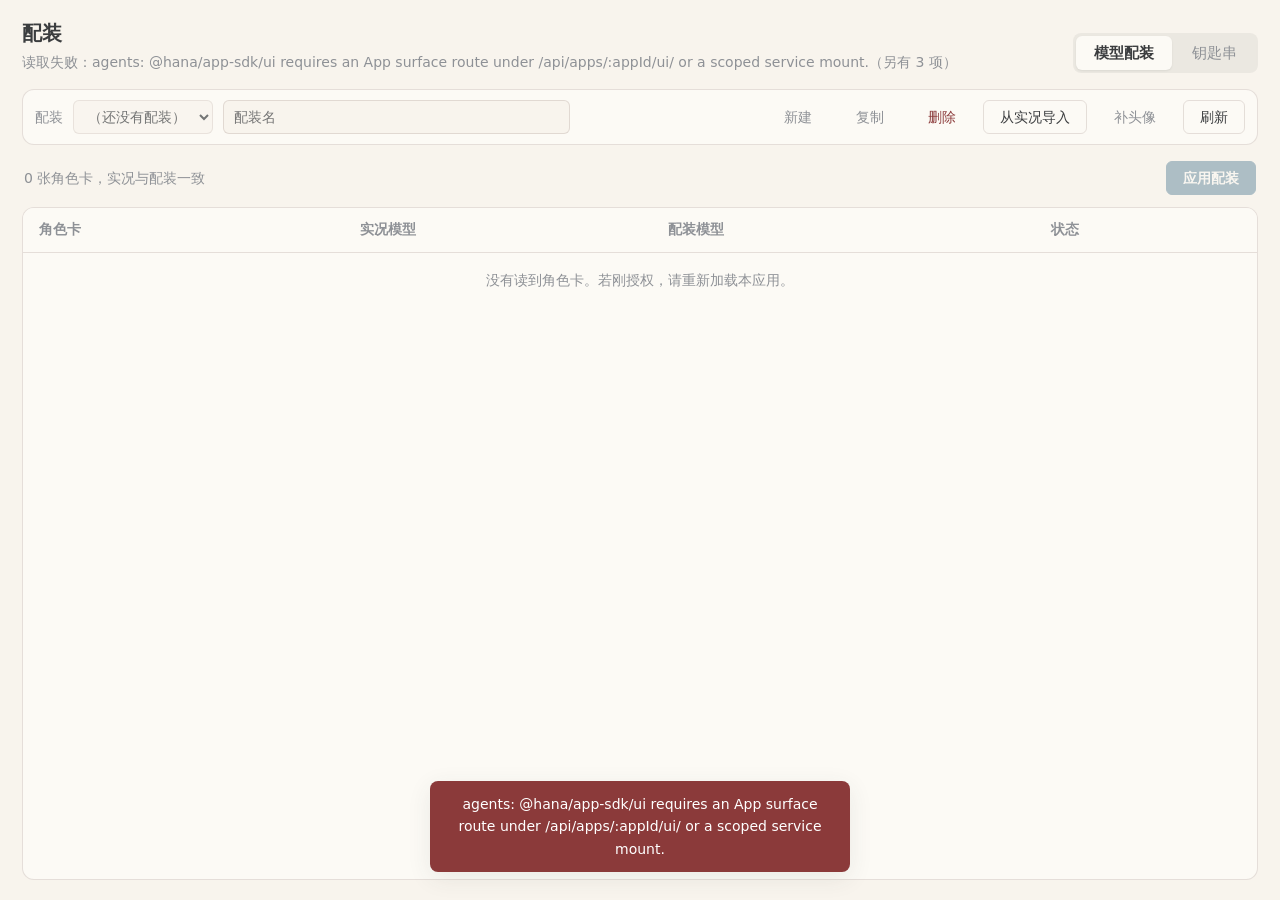
<file: ui/index.html>
<!DOCTYPE html>
<html lang="zh-CN">
<head>
<meta charset="UTF-8">
<meta name="viewport" content="width=device-width, initial-scale=1.0">
<title>配装</title>
<link rel="stylesheet" href="./style.css">
</head>
<body>
<div class="pj">

  <header class="pj-head">
    <div>
      <h1 class="pj-title">配装</h1>
      <p class="pj-sub" id="pj-sub">正在读取…</p>
    </div>
    <div class="pj-tabs" role="tablist">
      <button type="button" role="tab" data-tab="models" aria-selected="true">模型配装</button>
      <button type="button" role="tab" data-tab="keys" aria-selected="false">钥匙串</button>
    </div>
  </header>

  <div class="pj-body">

    <!-- ============ 模型配装 ============ -->
    <section class="pj-view" id="pj-view-models">
      <div class="pj-bar">
        <label class="pj-field">配装
          <select class="pj-sel" id="pj-preset"></select>
        </label>
        <input class="pj-inp" id="pj-name" spellcheck="false" placeholder="配装名">
        <div class="pj-grow"></div>
        <button type="button" class="pj-btn ghost" id="pj-new">新建</button>
        <button type="button" class="pj-btn ghost" id="pj-dup">复制</button>
        <button type="button" class="pj-btn ghost danger" id="pj-del">删除</button>
        <button type="button" class="pj-btn" id="pj-import">从实况导入</button>
        <button type="button" class="pj-btn ghost" id="pj-avatar" title="选 HANA_HOME 下的 agents 目录，把各角色目录里的 avatars/agent.png 收进来并存在本机">补头像</button>
        <button type="button" class="pj-btn" id="pj-reload">刷新</button>
      </div>

      <div class="pj-caption">
        <span id="pj-count"></span>
        <button type="button" class="pj-btn primary" id="pj-apply" disabled>应用配装</button>
      </div>

      <div class="pj-sheet">
        <input type="file" id="pj-avatar-input" accept="image/*" webkitdirectory directory multiple hidden>
        <table class="pj-table">
          <thead>
            <tr>
              <th style="width:26%">角色卡</th>
              <th style="width:25%">实况模型</th>
              <th style="width:31%">配装模型</th>
              <th style="width:18%">状态</th>
            </tr>
          </thead>
          <tbody id="pj-tbody"></tbody>
        </table>
      </div>
    </section>

    <!-- ============ 钥匙串 ============ -->
    <section class="pj-view" id="pj-view-keys" hidden>
      <div class="pj-caption">
        <span id="pj-vault-hint">密钥用本机主密钥加密后存在应用私有目录</span>
        <button type="button" class="pj-btn" id="pj-refresh-mount">刷新挂载状态</button>
      </div>
      <div class="pj-deck">
        <nav class="pj-rail" id="pj-rail" aria-label="供应商"></nav>
        <div class="pj-pane" id="pj-pane"></div>
      </div>
    </section>

  </div>

  <div class="pj-modal" id="pj-modal" hidden>
    <div class="pj-modal-card" role="dialog" aria-modal="true">
      <h2 id="pj-modal-title">确认</h2>
      <p id="pj-modal-body"></p>
      <div class="pj-modal-act">
        <button type="button" class="pj-btn" id="pj-modal-cancel">取消</button>
        <button type="button" class="pj-btn primary" id="pj-modal-ok">确认</button>
      </div>
    </div>
  </div>

  <div class="pj-toast" id="pj-toast" hidden></div>
</div>

<script type="module">
  import { boot } from "./app.mjs";
  boot().catch((err) => {
    console.error("[配装] 启动失败：", err);
    const sub = document.getElementById("pj-sub");
    const message = String((err && err.message) || err);
    if (sub) sub.textContent = "启动失败：" + message;
    const toast = document.getElementById("pj-toast");
    if (toast) {
      toast.textContent = "启动失败：" + message;
      toast.dataset.tone = "error";
      toast.hidden = false;
    }
  });
</script>
</body>
</html>
</file>
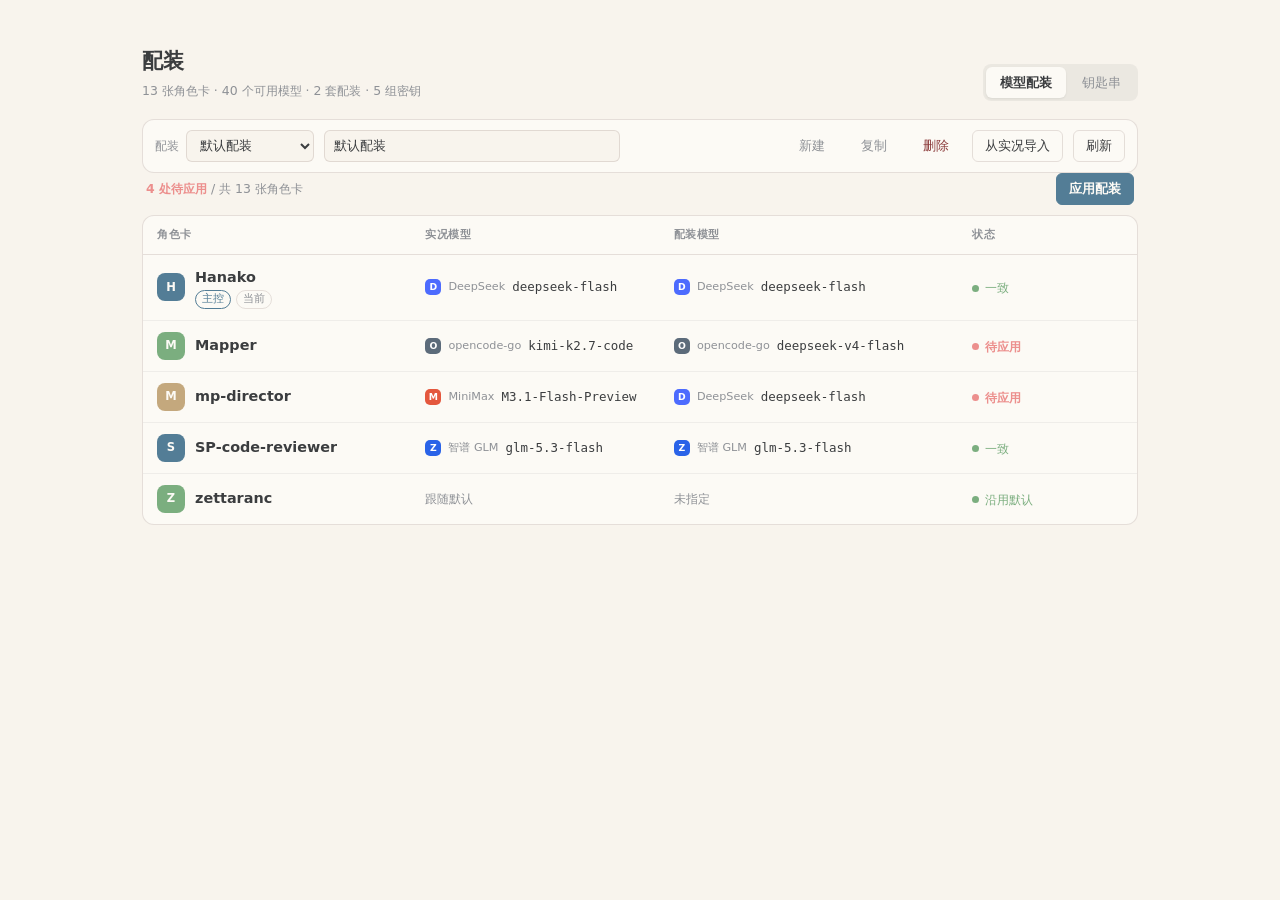
<file: design/mockup.html>
<!DOCTYPE html>
<html lang="zh-CN">
<head>
<meta charset="UTF-8">
<meta name="viewport" content="width=device-width, initial-scale=1.0">
<title>配装 · 界面设计稿</title>
<style>
  /* ---------------------------------------------------------------
     配色取自 Hana 两套主题的真实变量：
     浅色 warm-paper  /  深色 midnight-contrast
     落进 Hana 后这些变量由宿主注入，这里先手写一遍用于预览。
  ---------------------------------------------------------------- */
  :root {
    --bg:           #F8F4ED;
    --bg-card:      #FCFAF5;
    --accent:       #537D96;
    --accent-hover: #456A80;
    --accent-light: rgba(83, 125, 150, 0.08);
    --text:         #3B3D3F;
    --text-light:   #6B6F73;
    --text-muted:   #8E9196;
    --border:       rgba(122, 96, 88, 0.18);
    --shadow:       rgba(59, 61, 63, 0.09);
    --green:        #7BAE7F;
    --coral:        #EC8F8D;
    --danger:       #8B3A3A;
    --overlay-light:  rgba(0, 0, 0, 0.05);
    --overlay-medium: rgba(0, 0, 0, 0.08);

    --radius-md: 8px;
    --radius-lg: 12px;
    --control-h: 32px;

    --font-ui: -apple-system, BlinkMacSystemFont, 'Segoe UI', system-ui, 'PingFang SC', 'Microsoft YaHei', sans-serif;
    --font-mono: 'JetBrains Mono', ui-monospace, SFMono-Regular, Menlo, monospace;

    --fs-body: 0.9rem;
    --fs-ui: 0.82rem;
    --fs-caption: 0.78rem;
    --fs-hint: 0.7rem;

    --ease: cubic-bezier(0.16, 1, 0.3, 1);
  }

  @media (prefers-color-scheme: dark) {
    :root {
      --bg:           #26343D;
      --bg-card:      #30414B;
      --accent:       #E6B1C4;
      --accent-hover: #F0C4D3;
      --accent-light: rgba(230, 177, 196, 0.14);
      --text:         #F0F6FA;
      --text-light:   #D3E0E8;
      --text-muted:   #B7C8D3;
      --border:       rgba(230, 177, 196, 0.22);
      --shadow:       rgba(0, 0, 0, 0.44);
      --green:        #A8DDAA;
      --coral:        #F1BEAD;
      --danger:       #E28B8B;
      --overlay-light:  rgba(255, 255, 255, 0.07);
      --overlay-medium: rgba(255, 255, 255, 0.11);
    }
  }

  * { box-sizing: border-box; }

  body {
    margin: 0; padding: 0 0 32px;
    background: var(--bg); color: var(--text);
    font-family: var(--font-ui); font-size: var(--fs-body); line-height: 1.6;
    -webkit-font-smoothing: antialiased;
  }
  .wrap { max-width: 1040px; margin: 0 auto; padding: 44px 22px 0; }

  /* ---------------- 供应商标识（暂时用色块 + 首字，等换成真 logo） ---------------- */

  .pico {
    flex: none; display: grid; place-items: center;
    width: 16px; height: 16px; border-radius: 5px;
    font-size: .58rem; font-weight: 700; color: #fff;
    letter-spacing: -0.02em; line-height: 1;
  }
  .pico.lg { width: 22px; height: 22px; border-radius: 7px; font-size: .68rem; }

  .pico[data-p="deepseek"]      { background: #4D6BFE; }
  .pico[data-p="zhipu"]         { background: #2A63E8; }
  .pico[data-p="moonshot"]      { background: #0F9E7E; }
  .pico[data-p="minimax"]       { background: #E4573D; }
  .pico[data-p="volcengine"]    { background: #1664FF; }
  .pico[data-p="sensenova"]     { background: #6B4FD8; }
  .pico[data-p="opencode-go"]   { background: #5C6B7A; }
  .pico[data-p="tencent"]       { background: #2E7BF6; }
  .pico[data-p="qwen"]          { background: #615CED; }
  .pico[data-p="openai"]        { background: #10A37F; }
  .pico[data-p="gemini"]        { background: #4285F4; }

  /* ---------------- 头部 ---------------- */

  .head { display: flex; align-items: flex-end; justify-content: space-between; gap: 16px; flex-wrap: wrap; }
  .head h1 { margin: 0; font-size: 1.32rem; font-weight: 600; letter-spacing: .2px; }
  .head .sub { margin: 3px 0 0; font-size: var(--fs-caption); color: var(--text-muted); }

  .tabs { display: inline-flex; gap: 2px; padding: 3px; background: var(--overlay-light); border-radius: var(--radius-md); }
  .tabs button {
    appearance: none; border: 0; background: transparent; color: var(--text-muted);
    font: inherit; font-size: var(--fs-ui); padding: 5px 14px; border-radius: 6px; cursor: pointer;
    transition: background .14s var(--ease), color .14s var(--ease);
  }
  .tabs button[aria-selected="true"] { background: var(--bg-card); color: var(--text); font-weight: 600; box-shadow: 0 1px 2px var(--shadow); }

  /* ---------------- 控件 ---------------- */

  .bar {
    display: flex; align-items: center; gap: 10px; flex-wrap: wrap;
    margin: 18px 0 0; padding: 10px 12px;
    background: var(--bg-card); border: 1px solid var(--border); border-radius: var(--radius-lg);
  }
  .field { display: inline-flex; align-items: center; gap: 7px; font-size: var(--fs-caption); color: var(--text-muted); }

  .btn {
    appearance: none; font: inherit; font-size: var(--fs-ui); height: var(--control-h); padding: 0 12px;
    border: 1px solid var(--border); border-radius: 6px; background: transparent; color: var(--text);
    cursor: pointer; transition: background .14s var(--ease), border-color .14s var(--ease), color .14s var(--ease);
  }
  .btn:hover { background: var(--overlay-light); }
  .btn.primary { background: var(--accent); border-color: var(--accent); color: var(--bg-card); font-weight: 600; }
  .btn.primary:hover { background: var(--accent-hover); border-color: var(--accent-hover); }
  .btn.ghost { border-color: transparent; color: var(--text-muted); }
  .btn.ghost:hover { color: var(--text); background: var(--overlay-light); }
  .btn.danger { color: var(--danger); }
  .grow { flex: 1 1 auto; }

  .sel, .inp {
    font: inherit; font-size: var(--fs-ui); height: var(--control-h); padding: 0 9px;
    color: var(--text); background: var(--bg); border: 1px solid var(--border); border-radius: 6px; outline: none;
  }
  .sel { min-width: 128px; }
  .inp { flex: 1 1 150px; min-width: 0; }
  .sel:focus, .inp:focus { border-color: var(--accent); box-shadow: 0 0 0 2px var(--accent-light); }

  .view { margin-top: 16px; }
  .view[hidden] { display: none; }

  .caption {
    display: flex; align-items: center; justify-content: space-between; gap: 12px;
    padding: 0 4px 10px; font-size: var(--fs-caption); color: var(--text-muted);
  }
  .caption .dirty { color: var(--coral); font-weight: 600; }

  /* ---------------- 表格 ---------------- */

  .sheet { background: var(--bg-card); border: 1px solid var(--border); border-radius: var(--radius-lg); overflow: hidden; }
  table { width: 100%; border-collapse: collapse; }
  thead th {
    text-align: left; font-size: var(--fs-hint); font-weight: 600; letter-spacing: .5px;
    color: var(--text-muted); padding: 10px 14px; border-bottom: 1px solid var(--border); white-space: nowrap;
  }
  tbody td { padding: 11px 14px; border-bottom: 1px solid var(--overlay-light); vertical-align: middle; }
  tbody tr:last-child td { border-bottom: 0; }
  tbody tr:hover { background: var(--accent-light); }

  .who { display: flex; align-items: center; gap: 10px; min-width: 0; }
  .avatar {
    width: 28px; height: 28px; flex: none; border-radius: 8px; display: grid; place-items: center;
    font-size: .72rem; font-weight: 700; color: var(--bg-card); background: var(--accent);
  }
  .avatar.g2 { background: var(--green); }
  .avatar.g3 { background: #C4A87D; }
  .name { font-weight: 600; white-space: nowrap; overflow: hidden; text-overflow: ellipsis; }
  .marks { display: flex; gap: 5px; margin-top: 1px; }
  .mark { font-size: var(--fs-hint); padding: 0 6px; line-height: 1.5; border: 1px solid var(--border); border-radius: 999px; color: var(--text-muted); }
  .mark.on { color: var(--accent); border-color: var(--accent); }

  /* 模型 + 供应商图标 */
  .mid { display: flex; align-items: center; gap: 7px; min-width: 0; }
  .mid .id { font-family: var(--font-mono); font-size: var(--fs-caption); white-space: nowrap; overflow: hidden; text-overflow: ellipsis; }
  .mid .pv { display: inline-flex; align-items: center; gap: 5px; flex: none; font-size: var(--fs-hint); color: var(--text-muted); }
  .none { color: var(--text-muted); font-size: var(--fs-caption); }

  .state { display: inline-flex; align-items: center; gap: 6px; font-size: var(--fs-caption); color: var(--text-muted); }
  .state::before { content: ""; width: 7px; height: 7px; border-radius: 50%; background: currentColor; }
  .state.same { color: var(--green); }
  .state.dirty { color: var(--coral); font-weight: 600; }

  /* ---------------- 钥匙串：左右视图 ---------------- */

  .deck {
    display: grid; grid-template-columns: 214px minmax(0, 1fr);
    background: var(--bg-card); border: 1px solid var(--border); border-radius: var(--radius-lg);
    overflow: hidden; min-height: 348px;
  }

  /* 左：供应商列表 */
  .rail { border-right: 1px solid var(--border); padding: 8px; overflow-y: auto; max-height: 460px; }
  .rail .rt { font-size: var(--fs-hint); color: var(--text-muted); padding: 4px 8px 8px; letter-spacing: .4px; }

  .ritem {
    display: flex; align-items: center; gap: 9px; width: 100%;
    padding: 7px 9px; border: 0; border-radius: var(--radius-md); background: transparent;
    color: var(--text); font: inherit; font-size: var(--fs-ui); text-align: left; cursor: pointer;
    transition: background .14s var(--ease);
  }
  .ritem:hover { background: var(--overlay-light); }
  .ritem[aria-current="true"] { background: var(--accent-light); font-weight: 600; }
  .ritem[aria-current="true"] .rname { color: var(--accent); }
  .rname { flex: 1 1 auto; min-width: 0; white-space: nowrap; overflow: hidden; text-overflow: ellipsis; }
  .rcount { flex: none; font-size: var(--fs-hint); color: var(--text-muted); font-variant-numeric: tabular-nums; }
  .rdot { flex: none; width: 5px; height: 5px; border-radius: 50%; background: var(--green); }
  .rdot.off { background: transparent; }

  /* 右：详情 */
  .pane { display: flex; flex-direction: column; min-width: 0; }
  .phead {
    display: flex; align-items: center; gap: 10px;
    padding: 13px 16px; border-bottom: 1px solid var(--border);
  }
  .phead h2 { margin: 0; font-size: var(--fs-body); font-weight: 600; }
  .phead .mount {
    margin-left: auto; font-size: var(--fs-hint); color: var(--text-muted);
    font-family: var(--font-mono); white-space: nowrap;
  }
  .phead .mount b { color: var(--text-light); font-weight: 600; }

  .plist { flex: 1 1 auto; overflow-y: auto; max-height: 348px; padding: 6px 10px 10px; }
  .plist::-webkit-scrollbar { width: 8px; }
  .plist::-webkit-scrollbar-thumb { background: var(--overlay-medium); border-radius: 4px; }

  .krow { display: flex; align-items: center; gap: 10px; padding: 9px 8px; border-radius: var(--radius-md); }
  .krow:hover { background: var(--overlay-light); }
  .krow + .krow { border-top: 1px solid var(--overlay-light); }

  .ktag { flex: none; font-size: var(--fs-hint); padding: 1px 7px; border-radius: 999px; border: 1px solid var(--border); color: var(--text-light); }
  .ksecret { flex: 1 1 auto; min-width: 0; font-family: var(--font-mono); font-size: var(--fs-caption); color: var(--text-light); white-space: nowrap; overflow: hidden; text-overflow: ellipsis; }
  .ksecret i { font-style: normal; color: var(--text-muted); }
  .kacts { flex: none; display: flex; gap: 2px; }
  .kbtn { appearance: none; border: 0; background: transparent; color: var(--text-muted); font: inherit; font-size: var(--fs-hint); padding: 3px 8px; border-radius: 5px; cursor: pointer; }
  .kbtn:hover { background: var(--overlay-medium); color: var(--text); }
  .kbtn.copy:hover { color: var(--accent); }

  .pfoot { padding: 10px 16px 14px; }
  .kadd {
    appearance: none; border: 1px dashed var(--border); background: transparent; color: var(--text-muted);
    font: inherit; font-size: var(--fs-caption); padding: 6px 14px; border-radius: var(--radius-md); cursor: pointer;
  }
  .kadd:hover { color: var(--accent); border-color: var(--accent); }

  .kempty { padding: 26px 12px; text-align: center; font-size: var(--fs-caption); color: var(--text-muted); }
</style>
</head>
<body>
<div class="wrap">

  <div class="head">
    <div>
      <h1>配装</h1>
      <p class="sub">13 张角色卡 · 40 个可用模型 · 2 套配装 · 5 组密钥</p>
    </div>
    <div class="tabs" role="tablist">
      <button role="tab" aria-selected="true" data-tab="models">模型配装</button>
      <button role="tab" aria-selected="false" data-tab="keys">钥匙串</button>
    </div>
  </div>

  <!-- ============ 模型配装 ============ -->
  <section class="view" data-view="models">
    <div class="bar">
      <label class="field">配装
        <select class="sel"><option>默认配装</option><option>下班（个人）</option></select>
      </label>
      <input class="inp" value="默认配装" spellcheck="false">
      <div class="grow"></div>
      <button class="btn ghost">新建</button>
      <button class="btn ghost">复制</button>
      <button class="btn ghost danger">删除</button>
      <button class="btn">从实况导入</button>
      <button class="btn">刷新</button>
    </div>

    <div class="caption">
      <span><span class="dirty">4 处待应用</span> / 共 13 张角色卡</span>
      <button class="btn primary">应用配装</button>
    </div>

    <div class="sheet">
      <table>
        <thead>
          <tr>
            <th style="width:27%">角色卡</th>
            <th style="width:25%">实况模型</th>
            <th style="width:30%">配装模型</th>
            <th style="width:18%">状态</th>
          </tr>
        </thead>
        <tbody>
          <tr>
            <td><div class="who"><span class="avatar">H</span><div><div class="name">Hanako</div><div class="marks"><span class="mark on">主控</span><span class="mark">当前</span></div></div></div></td>
            <td><div class="mid"><span class="pico" data-p="deepseek">D</span><span class="pv">DeepSeek</span><span class="id">deepseek-flash</span></div></td>
            <td><div class="mid"><span class="pico" data-p="deepseek">D</span><span class="pv">DeepSeek</span><span class="id">deepseek-flash</span></div></td>
            <td><span class="state same">一致</span></td>
          </tr>
          <tr>
            <td><div class="who"><span class="avatar g2">M</span><div><div class="name">Mapper</div></div></div></td>
            <td><div class="mid"><span class="pico" data-p="opencode-go">O</span><span class="pv">opencode-go</span><span class="id">kimi-k2.7-code</span></div></td>
            <td><div class="mid"><span class="pico" data-p="opencode-go">O</span><span class="pv">opencode-go</span><span class="id">deepseek-v4-flash</span></div></td>
            <td><span class="state dirty">待应用</span></td>
          </tr>
          <tr>
            <td><div class="who"><span class="avatar g3">M</span><div><div class="name">mp-director</div></div></div></td>
            <td><div class="mid"><span class="pico" data-p="minimax">M</span><span class="pv">MiniMax</span><span class="id">M3.1-Flash-Preview</span></div></td>
            <td><div class="mid"><span class="pico" data-p="deepseek">D</span><span class="pv">DeepSeek</span><span class="id">deepseek-flash</span></div></td>
            <td><span class="state dirty">待应用</span></td>
          </tr>
          <tr>
            <td><div class="who"><span class="avatar">S</span><div><div class="name">SP-code-reviewer</div></div></div></td>
            <td><div class="mid"><span class="pico" data-p="zhipu">Z</span><span class="pv">智谱 GLM</span><span class="id">glm-5.3-flash</span></div></td>
            <td><div class="mid"><span class="pico" data-p="zhipu">Z</span><span class="pv">智谱 GLM</span><span class="id">glm-5.3-flash</span></div></td>
            <td><span class="state same">一致</span></td>
          </tr>
          <tr>
            <td><div class="who"><span class="avatar g2">Z</span><div><div class="name">zettaranc</div></div></div></td>
            <td><span class="none">跟随默认</span></td>
            <td><span class="none">未指定</span></td>
            <td><span class="state same">沿用默认</span></td>
          </tr>
        </tbody>
      </table>
    </div>
  </section>

  <!-- ============ 钥匙串（左右视图） ============ -->
  <section class="view" data-view="keys" hidden>
    <div class="caption">
      <span>密钥只存本机，用本机主密钥加密后落盘</span>
      <button class="btn">刷新挂载状态</button>
    </div>

    <div class="deck">

      <!-- 左：供应商 -->
      <nav class="rail" aria-label="供应商">
        <div class="rt">供应商 · 6</div>

        <button class="ritem" aria-current="true">
          <span class="pico lg" data-p="deepseek">D</span>
          <span class="rname">DeepSeek</span>
          <span class="rdot" title="已挂载"></span>
          <span class="rcount">2</span>
        </button>

        <button class="ritem">
          <span class="pico lg" data-p="zhipu">Z</span>
          <span class="rname">智谱 GLM</span>
          <span class="rdot" title="已挂载"></span>
          <span class="rcount">1</span>
        </button>

        <button class="ritem">
          <span class="pico lg" data-p="minimax">M</span>
          <span class="rname">MiniMax</span>
          <span class="rdot" title="已挂载"></span>
          <span class="rcount">0</span>
        </button>

        <button class="ritem">
          <span class="pico lg" data-p="opencode-go">O</span>
          <span class="rname">opencode-go</span>
          <span class="rdot" title="已挂载"></span>
          <span class="rcount">1</span>
        </button>

        <button class="ritem">
          <span class="pico lg" data-p="moonshot">K</span>
          <span class="rname">Moonshot</span>
          <span class="rdot off"></span>
          <span class="rcount">1</span>
        </button>

        <button class="ritem">
          <span class="pico lg" data-p="volcengine">V</span>
          <span class="rname">火山方舟</span>
          <span class="rdot off"></span>
          <span class="rcount">0</span>
        </button>
      </nav>

      <!-- 右：该供应商的密钥 -->
      <div class="pane">
        <div class="phead">
          <span class="pico lg" data-p="deepseek">D</span>
          <h2>DeepSeek</h2>
          <span class="mount">当前挂载 ····<b>a3f9</b></span>
        </div>

        <div class="plist">
          <div class="krow">
            <span class="ktag">公司</span>
            <span class="ksecret">sk-<i>····························</i>a3f9</span>
            <span class="kacts"><button class="kbtn copy">复制</button><button class="kbtn">备注</button><button class="kbtn">删</button></span>
          </div>
          <div class="krow">
            <span class="ktag">个人</span>
            <span class="ksecret">sk-<i>····························</i>7c21</span>
            <span class="kacts"><button class="kbtn copy">复制</button><button class="kbtn">备注</button><button class="kbtn">删</button></span>
          </div>
          <div class="krow">
            <span class="ktag">备用</span>
            <span class="ksecret">sk-<i>····························</i>5e07</span>
            <span class="kacts"><button class="kbtn copy">复制</button><button class="kbtn">备注</button><button class="kbtn">删</button></span>
          </div>
          <div class="krow">
            <span class="ktag">测试额度</span>
            <span class="ksecret">sk-<i>····························</i>2210</span>
            <span class="kacts"><button class="kbtn copy">复制</button><button class="kbtn">备注</button><button class="kbtn">删</button></span>
          </div>
          <div class="krow">
            <span class="ktag">旧</span>
            <span class="ksecret">sk-<i>····························</i>8b3c</span>
            <span class="kacts"><button class="kbtn copy">复制</button><button class="kbtn">备注</button><button class="kbtn">删</button></span>
          </div>
        </div>

        <div class="pfoot">
          <button class="kadd">＋ 添加密钥</button>
        </div>
      </div>

    </div>
  </section>

</div>

<script>
  document.querySelectorAll('.tabs button').forEach((b) => b.addEventListener('click', () => {
    document.querySelectorAll('.tabs button').forEach((x) => x.setAttribute('aria-selected', String(x === b)));
    document.querySelectorAll('.view').forEach((v) => { v.hidden = v.dataset.view !== b.dataset.tab; });
  }));
  document.querySelectorAll('.ritem').forEach((b) => b.addEventListener('click', () => {
    document.querySelectorAll('.ritem').forEach((x) => x.setAttribute('aria-current', String(x === b)));
  }));
</script>
</body>
</html>
</file>
<file: ui/style.css>
/* 配装 · 样式
 
   两条纪律：
   1) 颜色全部走 Hana 注入的主题变量，浅色 warm-paper / 深色 midnight-contrast 自动跟随；
      括号里的兜底值只在主题没注入时生效。
   2) 间距、字号、圆角、控件高度全部走下面这一套刻度，模型配装和钥匙串两屏共用，
      不允许某一屏自己写死数值。
*/

:root {
  /* ---- 颜色（Hana 主题） ---- */
  --pj-bg: var(--bg, #F8F4ED);
  --pj-card: var(--bg-card, #FCFAF5);
  --pj-accent: var(--accent, #537D96);
  --pj-accent-hover: var(--accent-hover, #456A80);
  --pj-accent-soft: var(--accent-light, rgba(83, 125, 150, 0.08));
  --pj-text: var(--text, #3B3D3F);
  --pj-text-2: var(--text-light, #6B6F73);
  --pj-text-3: var(--text-muted, #8E9196);
  --pj-line: var(--border, rgba(122, 96, 88, 0.18));
  --pj-hover: var(--overlay-light, rgba(0, 0, 0, 0.05));
  --pj-hover-2: var(--overlay-medium, rgba(0, 0, 0, 0.08));
  --pj-ok: var(--green, #7BAE7F);
  --pj-warn: var(--coral, #EC8F8D);
  --pj-danger: var(--danger, #8B3A3A);
  --pj-shadow: var(--shadow, rgba(59, 61, 63, 0.09));

  /* ---- 间距刻度（两屏共用） ---- */
  --pj-page-x: 22px;
  --pj-page-top: 18px;
  --pj-page-bottom: 20px;
  --pj-gap: 16px;
  --pj-gap-sm: 10px;
  --pj-pad-card: 16px;
  --pj-pad-row: 14px;

  /* ---- 字号刻度（两屏共用，最小 14px） ---- */
  --pj-fs-title: 20px;
  --pj-fs-sub: 14px;
  --pj-fs-tab: 15px;
  --pj-fs-ui: 14px;
  --pj-fs-name: 15px;
  --pj-fs-mono: 14px;

  /* ---- 形状刻度 ---- */
  --pj-r-sm: 6px;
  --pj-r-md: 8px;
  --pj-r-lg: 12px;
  --pj-ctl: 34px;
  --pj-row: 56px;
  --pj-row-sm: 46px;
  --pj-head: 44px;
  --pj-pad-cell: 16px;

  --pj-ease: cubic-bezier(0.16, 1, 0.3, 1);
}

* { box-sizing: border-box; }

html, body {
  margin: 0;
  height: 100%;
  background: var(--pj-bg);
  color: var(--pj-text);
  font-family: var(--font-ui, -apple-system, BlinkMacSystemFont, 'Segoe UI', system-ui, 'PingFang SC', 'Microsoft YaHei', sans-serif);
  font-size: var(--pj-fs-ui);
  line-height: 1.5;
  -webkit-font-smoothing: antialiased;
}

.pj { display: flex; flex-direction: column; height: 100%; min-height: 0; }

/* ---------------- 头部（两屏共用） ---------------- */

.pj-head {
  display: flex; align-items: flex-end; justify-content: space-between;
  gap: var(--pj-gap); flex-wrap: wrap;
  padding: var(--pj-page-top) var(--pj-page-x) 0;
}
.pj-title { font-size: var(--pj-fs-title); font-weight: 600; letter-spacing: .2px; margin: 0; }
.pj-sub { margin: 4px 0 0; font-size: var(--pj-fs-sub); color: var(--pj-text-3); }

/* 临时诊断行，头像跑通后就撤掉 */
.pj-probe {
  margin-top: 8px; max-width: 760px;
  font-size: 12px; line-height: 1.6; color: var(--pj-warn);
  word-break: break-all;
}

.pj-tabs { display: inline-flex; gap: 2px; padding: 3px; background: var(--pj-hover); border-radius: var(--pj-r-md); }
.pj-tabs button {
  appearance: none; border: 0; background: transparent; color: var(--pj-text-3);
  font: inherit; font-size: var(--pj-fs-tab); padding: 6px 18px; border-radius: var(--pj-r-sm); cursor: pointer;
  transition: background .14s var(--pj-ease), color .14s var(--pj-ease);
}
.pj-tabs button[aria-selected="true"] {
  background: var(--pj-card); color: var(--pj-text); font-weight: 600;
  box-shadow: 0 1px 2px var(--pj-shadow);
}

/* ---------------- 视图容器（两屏同一内边距） ---------------- */

.pj-body {
  flex: 1 1 auto; min-height: 0;
  display: flex; flex-direction: column;
  padding: 0 var(--pj-page-x) var(--pj-page-bottom);
}
.pj-view { flex: 1 1 auto; min-height: 0; display: flex; flex-direction: column; }
.pj-view[hidden] { display: none; }

/* ---------------- 控件（两屏共用） ---------------- */

.pj-btn {
  appearance: none; font: inherit; font-size: var(--pj-fs-ui);
  height: var(--pj-ctl); padding: 0 var(--pj-gap);
  border: 1px solid var(--pj-line); border-radius: var(--pj-r-sm);
  background: transparent; color: var(--pj-text); cursor: pointer; white-space: nowrap;
  transition: background .14s var(--pj-ease), border-color .14s var(--pj-ease), color .14s var(--pj-ease);
}
.pj-btn:hover { background: var(--pj-hover); }
.pj-btn:disabled { opacity: .45; cursor: default; }
.pj-btn.primary { background: var(--pj-accent); border-color: var(--pj-accent); color: var(--pj-card); font-weight: 600; }
.pj-btn.primary:hover:not(:disabled) { background: var(--pj-accent-hover); border-color: var(--pj-accent-hover); }
.pj-btn.ghost { border-color: transparent; color: var(--pj-text-3); }
.pj-btn.ghost:hover { color: var(--pj-text); }
.pj-btn.danger { color: var(--pj-danger); }

.pj-sel, .pj-inp {
  font: inherit; font-size: var(--pj-fs-ui); height: var(--pj-ctl); padding: 0 var(--pj-gap-sm);
  color: var(--pj-text); background: var(--pj-bg); border: 1px solid var(--pj-line);
  border-radius: var(--pj-r-sm); outline: none;
}
.pj-inp { flex: 1 1 170px; min-width: 0; }
.pj-sel:focus, .pj-inp:focus { border-color: var(--pj-accent); box-shadow: 0 0 0 2px var(--pj-accent-soft); }
.pj-field { display: inline-flex; align-items: center; gap: var(--pj-gap-sm); font-size: var(--pj-fs-ui); color: var(--pj-text-3); }
.pj-grow { flex: 1 1 auto; }

.pj-bar {
  display: flex; align-items: center; gap: var(--pj-gap-sm); flex-wrap: wrap;
  margin: var(--pj-gap) 0 0; padding: 10px 12px;
  background: var(--pj-card); border: 1px solid var(--pj-line); border-radius: var(--pj-r-lg);
}

/* 统计行 / 说明行：两屏同名同规格 */
.pj-caption {
  display: flex; align-items: center; justify-content: space-between;
  gap: var(--pj-gap); padding: var(--pj-gap) 2px 12px;
  font-size: var(--pj-fs-ui); color: var(--pj-text-3);
}
.pj-caption .dirty { color: var(--pj-warn); font-weight: 600; }
.pj-caption .cap-note { color: var(--pj-text-3); }

/* ---------------- 供应商标识 ---------------- */

.pj-pico {
  flex: none; width: 18px; height: 18px; border-radius: 6px;
  display: grid; place-items: center; overflow: hidden;
  font-size: 11px; font-weight: 700; color: #fff; line-height: 1;
}
.pj-pico.lg { width: 22px; height: 22px; border-radius: 7px; font-size: 12px; }

/* ---------------- 角色卡头像 ---------------- */

.pj-avatar {
  flex: none; width: 34px; height: 34px; border-radius: 17px; overflow: hidden;
  display: grid; place-items: center;
  font-size: 15px; font-weight: 700; color: var(--pj-card);
  background: var(--pj-accent);
}
.pj-avatar[data-yuan="butter"] { background: #C9962F; }
.pj-avatar[data-yuan="ming"] { background: #8A5A3B; }
.pj-avatar[data-yuan="kong"] { background: #2F6F6B; }
.pj-avatar img { width: 100%; height: 100%; object-fit: cover; display: block; }

/* ---------------- 表格（模型配装） ---------------- */

.pj-sheet {
  flex: 1 1 auto; min-height: 0;
  background: var(--pj-card); border: 1px solid var(--pj-line);
  border-radius: var(--pj-r-lg); overflow: auto;
}
.pj-table { width: 100%; border-collapse: collapse; }
.pj-table thead th {
  position: sticky; top: 0; z-index: 1;
  text-align: left; font-size: var(--pj-fs-ui); font-weight: 600;
  color: var(--pj-text-3); background: var(--pj-card);
  height: var(--pj-head); padding: 0 var(--pj-pad-cell);
  border-bottom: 1px solid var(--pj-line); white-space: nowrap;
}
.pj-table tbody td {
  height: var(--pj-row); padding: 0 var(--pj-pad-cell);
  border-bottom: 1px solid var(--pj-hover); vertical-align: middle;
}
.pj-table tbody tr:last-child td { border-bottom: 0; }
.pj-table tbody tr:hover { background: var(--pj-accent-soft); }
.pj-table tbody tr[data-dirty="1"] { background: color-mix(in srgb, var(--pj-warn) 8%, transparent); }

.pj-who { display: flex; align-items: center; gap: 11px; min-width: 0; }
.pj-name { font-size: var(--pj-fs-name); font-weight: 600; white-space: nowrap; overflow: hidden; text-overflow: ellipsis; }
.pj-marks { display: flex; gap: 6px; margin-left: 10px; }
.pj-mark {
  font-size: var(--pj-fs-ui); padding: 0 8px; line-height: 22px; height: 22px;
  border: 1px solid var(--pj-line); border-radius: 11px; color: var(--pj-text-3);
}
.pj-mark.on { color: var(--pj-accent); border-color: var(--pj-accent); }

.pj-mid { display: flex; align-items: center; gap: var(--pj-gap-sm); min-width: 0; }
.pj-mid .id {
  font-family: var(--font-mono, ui-monospace, Consolas, monospace);
  font-size: var(--pj-fs-mono); white-space: nowrap; overflow: hidden; text-overflow: ellipsis;
}
.pj-mid .pv { flex: none; font-size: var(--pj-fs-ui); color: var(--pj-text-3); }
.pj-none { color: var(--pj-text-3); font-size: var(--pj-fs-ui); }

.pj-pick {
  flex: 1 1 auto; min-width: 0; max-width: 230px;
  font: inherit; font-size: var(--pj-fs-ui); height: var(--pj-ctl);
  padding: 0 var(--pj-gap-sm); color: var(--pj-text); background: var(--pj-bg);
  border: 1px solid var(--pj-line); border-radius: var(--pj-r-sm); outline: none;
}
.pj-pick:focus { border-color: var(--pj-accent); box-shadow: 0 0 0 2px var(--pj-accent-soft); }

.pj-state { display: inline-flex; align-items: center; gap: var(--pj-gap-sm); font-size: var(--pj-fs-ui); color: var(--pj-text-3); }
.pj-state::before { content: ""; width: 8px; height: 8px; border-radius: 4px; background: currentColor; flex: none; }
.pj-state[data-k="same"] { color: var(--pj-ok); }
.pj-state[data-k="dirty"] { color: var(--pj-warn); font-weight: 600; }

.pj-ph { text-align: center; color: var(--pj-text-3); padding: 44px 0; font-size: var(--pj-fs-ui); }

/* ---------------- 钥匙串（左右视图） ---------------- */

.pj-deck {
  flex: 1 1 auto; min-height: 0;
  display: grid; grid-template-columns: 232px minmax(0, 1fr);
  background: var(--pj-card); border: 1px solid var(--pj-line);
  border-radius: var(--pj-r-lg); overflow: hidden;
}

.pj-rail { border-right: 1px solid var(--pj-line); padding: 8px; overflow-y: auto; }
.pj-rail .rt { font-size: var(--pj-fs-ui); color: var(--pj-text-3); padding: 6px 8px 10px; }

.pj-ritem {
  display: flex; align-items: center; gap: var(--pj-gap-sm); width: 100%;
  height: var(--pj-row-sm); padding: 0 9px;
  border: 0; border-radius: var(--pj-r-md); background: transparent;
  color: var(--pj-text); font: inherit; font-size: var(--pj-fs-ui); text-align: left; cursor: pointer;
  transition: background .14s var(--pj-ease);
}
.pj-ritem:hover { background: var(--pj-hover); }
.pj-ritem[aria-current="true"] { background: var(--pj-accent-soft); font-weight: 600; }
.pj-ritem[aria-current="true"] .rname { color: var(--pj-accent); }
.pj-ritem .rname { flex: 1 1 auto; min-width: 0; white-space: nowrap; overflow: hidden; text-overflow: ellipsis; }
.pj-ritem .rdot { flex: none; width: 6px; height: 6px; border-radius: 3px; background: var(--pj-ok); }
.pj-ritem .rdot.off { background: transparent; }
.pj-ritem .rcount { flex: none; font-size: var(--pj-fs-ui); color: var(--pj-text-3); font-variant-numeric: tabular-nums; }

.pj-pane { display: flex; flex-direction: column; min-width: 0; }

.pj-phead {
  display: flex; align-items: center; gap: var(--pj-gap-sm);
  height: var(--pj-head); padding: 0 var(--pj-pad-card);
  border-bottom: 1px solid var(--pj-line); flex: none;
}
.pj-phead h2 { margin: 0; font-size: var(--pj-fs-name); font-weight: 600; }
.pj-phead .mount {
  margin-left: auto; font-size: var(--pj-fs-ui); color: var(--pj-text-3);
  font-family: var(--font-mono, ui-monospace, monospace); white-space: nowrap;
}
.pj-phead .mount b { color: var(--pj-text-2); font-weight: 600; }
.pj-phead .mount.bad { color: var(--pj-warn); }

.pj-plist { flex: 1 1 auto; min-height: 0; overflow-y: auto; padding: 8px var(--pj-pad-card); }
.pj-plist::-webkit-scrollbar, .pj-rail::-webkit-scrollbar, .pj-sheet::-webkit-scrollbar { width: 8px; height: 8px; }
.pj-plist::-webkit-scrollbar-thumb, .pj-rail::-webkit-scrollbar-thumb, .pj-sheet::-webkit-scrollbar-thumb {
  background: var(--pj-hover-2); border-radius: 4px;
}

.pj-krow {
  display: flex; align-items: center; gap: var(--pj-gap-sm);
  height: var(--pj-row-sm); padding: 0 8px; border-radius: var(--pj-r-md);
}
.pj-krow:hover { background: var(--pj-hover); }
.pj-krow + .pj-krow { border-top: 1px solid var(--pj-hover); }
.pj-krow input {
  font: inherit; font-size: var(--pj-fs-ui); height: 30px; padding: 0 var(--pj-gap-sm);
  color: var(--pj-text); background: var(--pj-bg); border: 1px solid var(--pj-line);
  border-radius: var(--pj-r-sm); outline: none;
}
.pj-ktag {
  flex: none; font-size: var(--pj-fs-ui); padding: 0 9px; height: 22px; line-height: 22px;
  border: 1px solid var(--pj-line); border-radius: 11px; color: var(--pj-text-2);
}
.pj-ksecret {
  flex: 1 1 auto; min-width: 0;
  font-family: var(--font-mono, ui-monospace, monospace); font-size: var(--pj-fs-mono);
  color: var(--pj-text-2); white-space: nowrap; overflow: hidden; text-overflow: ellipsis;
}
.pj-ksecret i { font-style: normal; color: var(--pj-text-3); }
.pj-kacts { flex: none; display: flex; gap: 2px; }
.pj-kbtn {
  appearance: none; border: 0; background: transparent; color: var(--pj-text-3);
  font: inherit; font-size: var(--pj-fs-ui); padding: 5px 10px; border-radius: var(--pj-r-sm);
  cursor: pointer; white-space: nowrap;
}
.pj-kbtn:hover { background: var(--pj-hover-2); color: var(--pj-text); }
.pj-kbtn.copy:hover { color: var(--pj-accent); }
.pj-kbtn.danger:hover { color: var(--pj-danger); }

.pj-pfoot { padding: 12px var(--pj-pad-card) 16px; display: flex; gap: var(--pj-gap-sm); align-items: center; flex-wrap: wrap; flex: none; }
.pj-kadd {
  appearance: none; border: 1px dashed var(--pj-line); background: transparent; color: var(--pj-text-3);
  font: inherit; font-size: var(--pj-fs-ui); height: var(--pj-ctl); padding: 0 var(--pj-gap);
  border-radius: var(--pj-r-md); cursor: pointer;
}
.pj-kadd:hover { color: var(--pj-accent); border-color: var(--pj-accent); }
.pj-kempty { padding: 30px 12px; text-align: center; font-size: var(--pj-fs-ui); color: var(--pj-text-3); }

.pj-form { display: flex; gap: var(--pj-gap-sm); flex-wrap: wrap; align-items: center; width: 100%; }
.pj-form .pj-inp { flex: 1 1 150px; }
.pj-form .secret { flex: 2 1 240px; font-family: var(--font-mono, ui-monospace, monospace); }

/* ---------------- 提示与对话框（两屏共用） ---------------- */

.pj-toast {
  position: fixed; left: 50%; bottom: 28px; transform: translateX(-50%);
  background: var(--pj-text); color: var(--pj-bg);
  padding: 12px 18px; border-radius: var(--pj-r-md);
  font-size: var(--pj-fs-ui); line-height: 1.6; text-align: center;
  max-width: min(420px, calc(100vw - 40px));
  box-shadow: 0 6px 24px var(--pj-shadow); z-index: 50;
}
.pj-toast[hidden] { display: none; }
.pj-toast[data-tone="error"] { background: var(--pj-danger); color: #fff; }

.pj-modal {
  position: fixed; inset: 0; z-index: 40;
  background: color-mix(in srgb, var(--pj-text) 42%, transparent);
  display: grid; place-items: center;
}
.pj-modal[hidden] { display: none; }
.pj-modal-card {
  width: min(460px, calc(100vw - 40px)); background: var(--pj-card);
  border: 1px solid var(--pj-line); border-radius: var(--pj-r-lg); padding: 22px;
  box-shadow: 0 12px 48px var(--pj-shadow);
}
.pj-modal-card h2 { margin: 0 0 10px; font-size: var(--pj-fs-name); }
.pj-modal-card p { margin: 0 0 18px; font-size: var(--pj-fs-ui); color: var(--pj-text-2); line-height: 1.7; white-space: pre-wrap; }
.pj-modal-act { display: flex; justify-content: flex-end; gap: var(--pj-gap-sm); }
</file>
